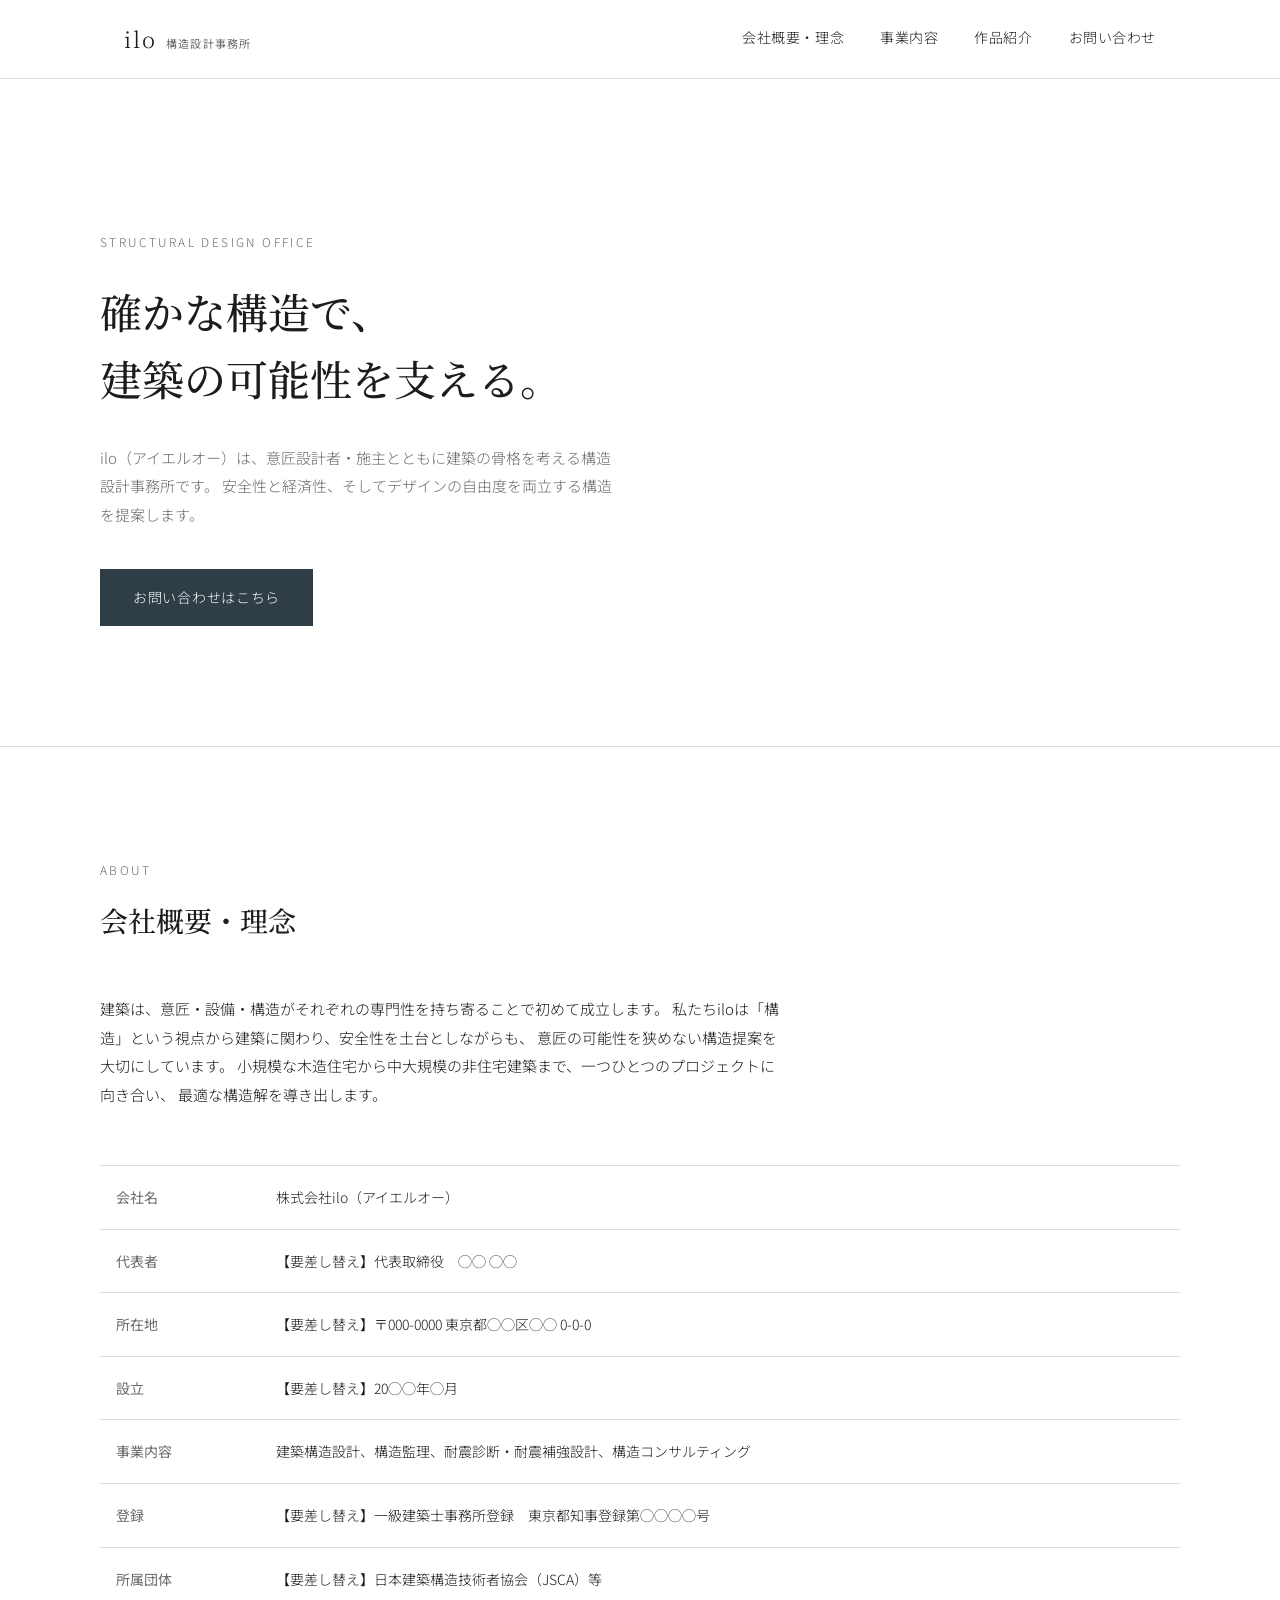
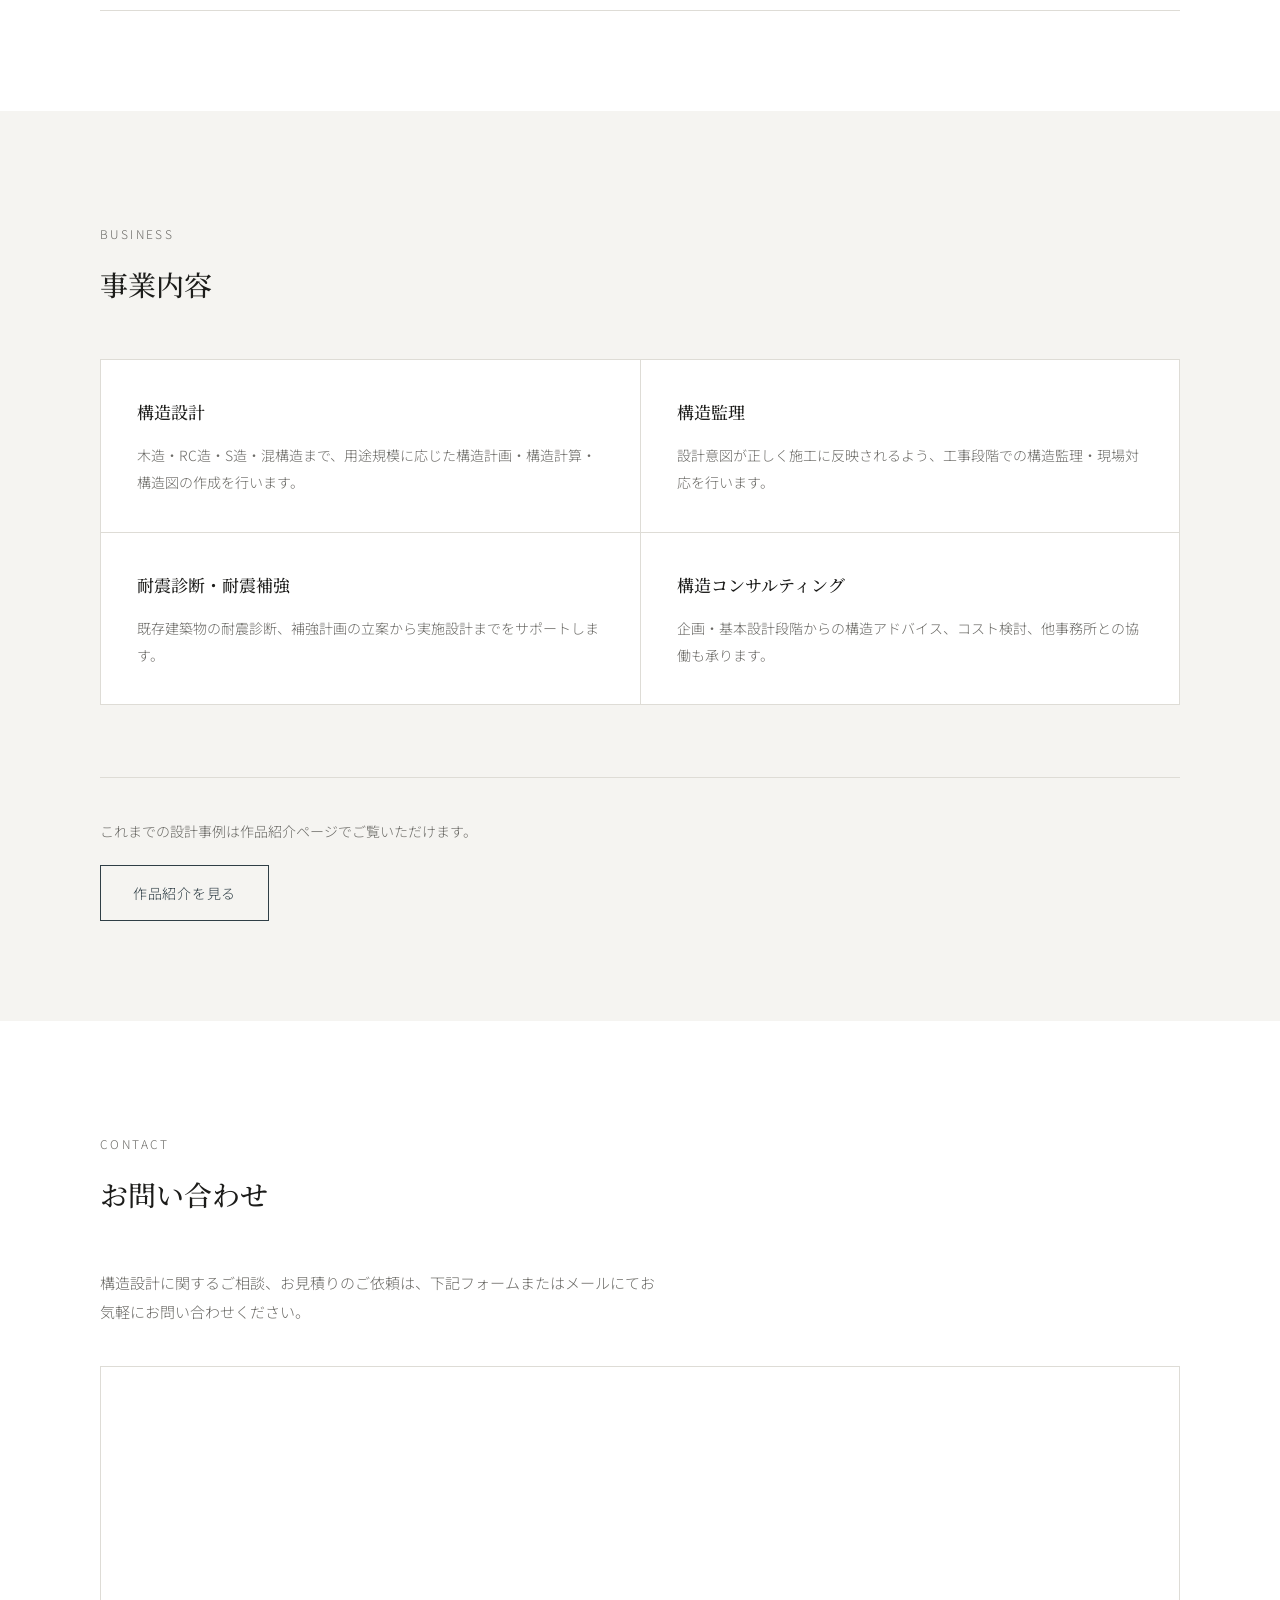
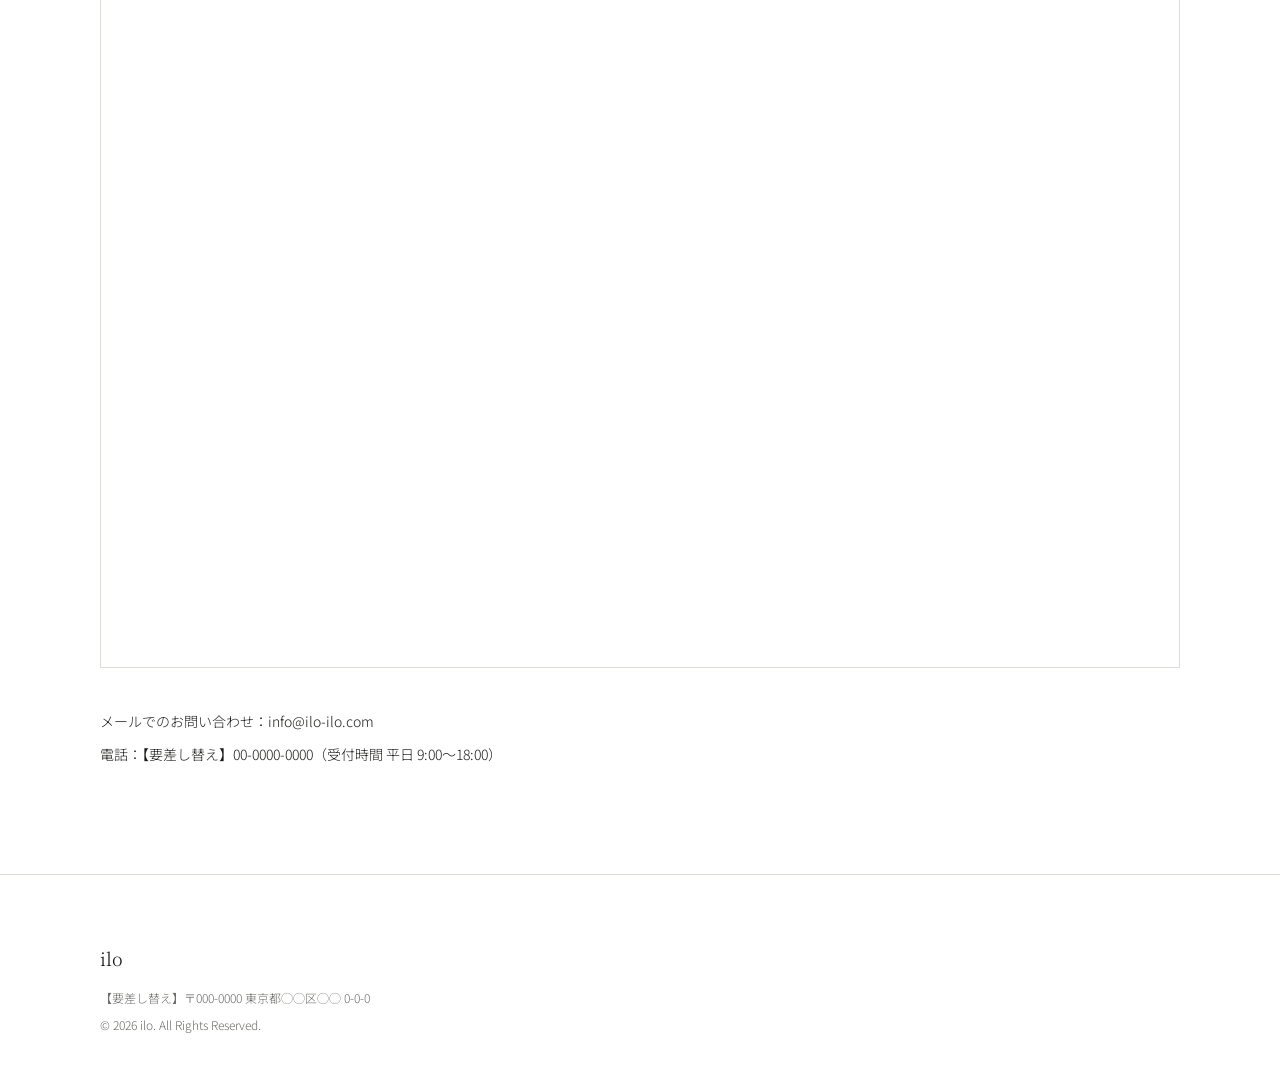
<file: index.html>
<!DOCTYPE html>
<html lang="ja">
<head>
<meta charset="UTF-8">
<meta name="viewport" content="width=device-width, initial-scale=1.0">
<title>ilo | 構造設計事務所</title>
<meta name="description" content="ilo（アイエルオー）は建築の構造設計を専門とする設計事務所です。安全性と意匠性を両立する構造設計を通じて、建築を支えます。">
<link rel="preconnect" href="https://fonts.googleapis.com">
<link rel="preconnect" href="https://fonts.gstatic.com" crossorigin>
<link href="https://fonts.googleapis.com/css2?family=Noto+Serif+JP:wght@400;500;600&family=Noto+Sans+JP:wght@300;400;500;700&display=swap" rel="stylesheet">
<link rel="stylesheet" href="style.css">
</head>
<body>

<header class="site-header">
  <div class="header-inner">
    <a href="#top" class="logo">ilo<span class="logo-sub">構造設計事務所</span></a>
    <button class="nav-toggle" id="navToggle" aria-label="メニューを開く" aria-expanded="false">
      <span></span><span></span><span></span>
    </button>
    <nav class="site-nav" id="siteNav">
      <a href="#about">会社概要・理念</a>
      <a href="#business">事業内容</a>
      <a href="works.html">作品紹介</a>
      <a href="#contact">お問い合わせ</a>
    </nav>
  </div>
</header>

<main id="top">

  <section class="hero">
    <div class="hero-inner">
      <p class="hero-eyebrow">STRUCTURAL DESIGN OFFICE</p>
      <h1>確かな構造で、<br>建築の可能性を支える。</h1>
      <p class="hero-lead">
        ilo（アイエルオー）は、意匠設計者・施主とともに建築の骨格を考える構造設計事務所です。
        安全性と経済性、そしてデザインの自由度を両立する構造を提案します。
      </p>
      <a class="btn btn-primary" href="#contact">お問い合わせはこちら</a>
    </div>
  </section>

  <section id="about" class="section">
    <div class="section-inner">
      <p class="section-eyebrow">ABOUT</p>
      <h2 class="section-title">会社概要・理念</h2>

      <div class="philosophy">
        <p>
          <!-- 【要差し替え】会社の理念・想いをここに記載してください -->
          建築は、意匠・設備・構造がそれぞれの専門性を持ち寄ることで初めて成立します。
          私たちiloは「構造」という視点から建築に関わり、安全性を土台としながらも、
          意匠の可能性を狭めない構造提案を大切にしています。
          小規模な木造住宅から中大規模の非住宅建築まで、一つひとつのプロジェクトに向き合い、
          最適な構造解を導き出します。
        </p>
      </div>

      <div class="company-table-wrap">
        <table class="company-table">
          <tbody>
            <tr><th>会社名</th><td>株式会社ilo（アイエルオー）<!-- 【要差し替え】正式名称 --></td></tr>
            <tr><th>代表者</th><td>【要差し替え】代表取締役　◯◯ ◯◯</td></tr>
            <tr><th>所在地</th><td>【要差し替え】〒000-0000 東京都◯◯区◯◯ 0-0-0</td></tr>
            <tr><th>設立</th><td>【要差し替え】20◯◯年◯月</td></tr>
            <tr><th>事業内容</th><td>建築構造設計、構造監理、耐震診断・耐震補強設計、構造コンサルティング</td></tr>
            <tr><th>登録</th><td>【要差し替え】一級建築士事務所登録　東京都知事登録第◯◯◯◯号</td></tr>
            <tr><th>所属団体</th><td>【要差し替え】日本建築構造技術者協会（JSCA）等</td></tr>
          </tbody>
        </table>
      </div>
    </div>
  </section>

  <section id="business" class="section section-alt">
    <div class="section-inner">
      <p class="section-eyebrow">BUSINESS</p>
      <h2 class="section-title">事業内容</h2>

      <div class="service-grid">
        <div class="service-card">
          <h3>構造設計</h3>
          <p>木造・RC造・S造・混構造まで、用途規模に応じた構造計画・構造計算・構造図の作成を行います。</p>
        </div>
        <div class="service-card">
          <h3>構造監理</h3>
          <p>設計意図が正しく施工に反映されるよう、工事段階での構造監理・現場対応を行います。</p>
        </div>
        <div class="service-card">
          <h3>耐震診断・耐震補強</h3>
          <p>既存建築物の耐震診断、補強計画の立案から実施設計までをサポートします。</p>
        </div>
        <div class="service-card">
          <h3>構造コンサルティング</h3>
          <p>企画・基本設計段階からの構造アドバイス、コスト検討、他事務所との協働も承ります。</p>
        </div>
      </div>

      <div class="works-cta">
        <p>これまでの設計事例は作品紹介ページでご覧いただけます。</p>
        <a class="btn btn-outline" href="works.html">作品紹介を見る</a>
      </div>
    </div>
  </section>

  <section id="contact" class="section">
    <div class="section-inner">
      <p class="section-eyebrow">CONTACT</p>
      <h2 class="section-title">お問い合わせ</h2>
      <p class="contact-lead">
        構造設計に関するご相談、お見積りのご依頼は、下記フォームまたはメールにてお気軽にお問い合わせください。
      </p>

      <!--
        【要差し替え】お問い合わせフォームについて
        GitHub Pagesは静的サイトのため、フォーム送信の処理は外部サービスを利用します。
        下記はGoogleフォームを埋め込む場合の例です。
        Googleフォームを作成後、共有 →「埋め込む」からiframeのURLを取得し、src属性を差し替えてください。
        Formspree（https://formspree.io）を使う場合は action にFormspreeのエンドポイントを指定してください。
      -->
      <div class="contact-form-wrap">
        <iframe
          src="https://docs.google.com/forms/d/e/【要差し替え：GoogleフォームのフォームID】/viewform?embedded=true"
          width="100%" height="900" frameborder="0" marginheight="0" marginwidth="0">
          読み込んでいます…
        </iframe>
      </div>

      <div class="contact-alt">
        <p>メールでのお問い合わせ：<a href="mailto:info@ilo-ilo.com">info@ilo-ilo.com</a><!-- 【要差し替え】実際の連絡先メールアドレス --></p>
        <p>電話：【要差し替え】00-0000-0000（受付時間 平日 9:00〜18:00）</p>
      </div>
    </div>
  </section>

</main>

<footer class="site-footer">
  <div class="footer-inner">
    <p class="footer-logo">ilo</p>
    <p class="footer-address">【要差し替え】〒000-0000 東京都◯◯区◯◯ 0-0-0</p>
    <p class="footer-copy">&copy; <span id="year"></span> ilo. All Rights Reserved.</p>
  </div>
</footer>

<script src="script.js"></script>
</body>
</html>
</file>
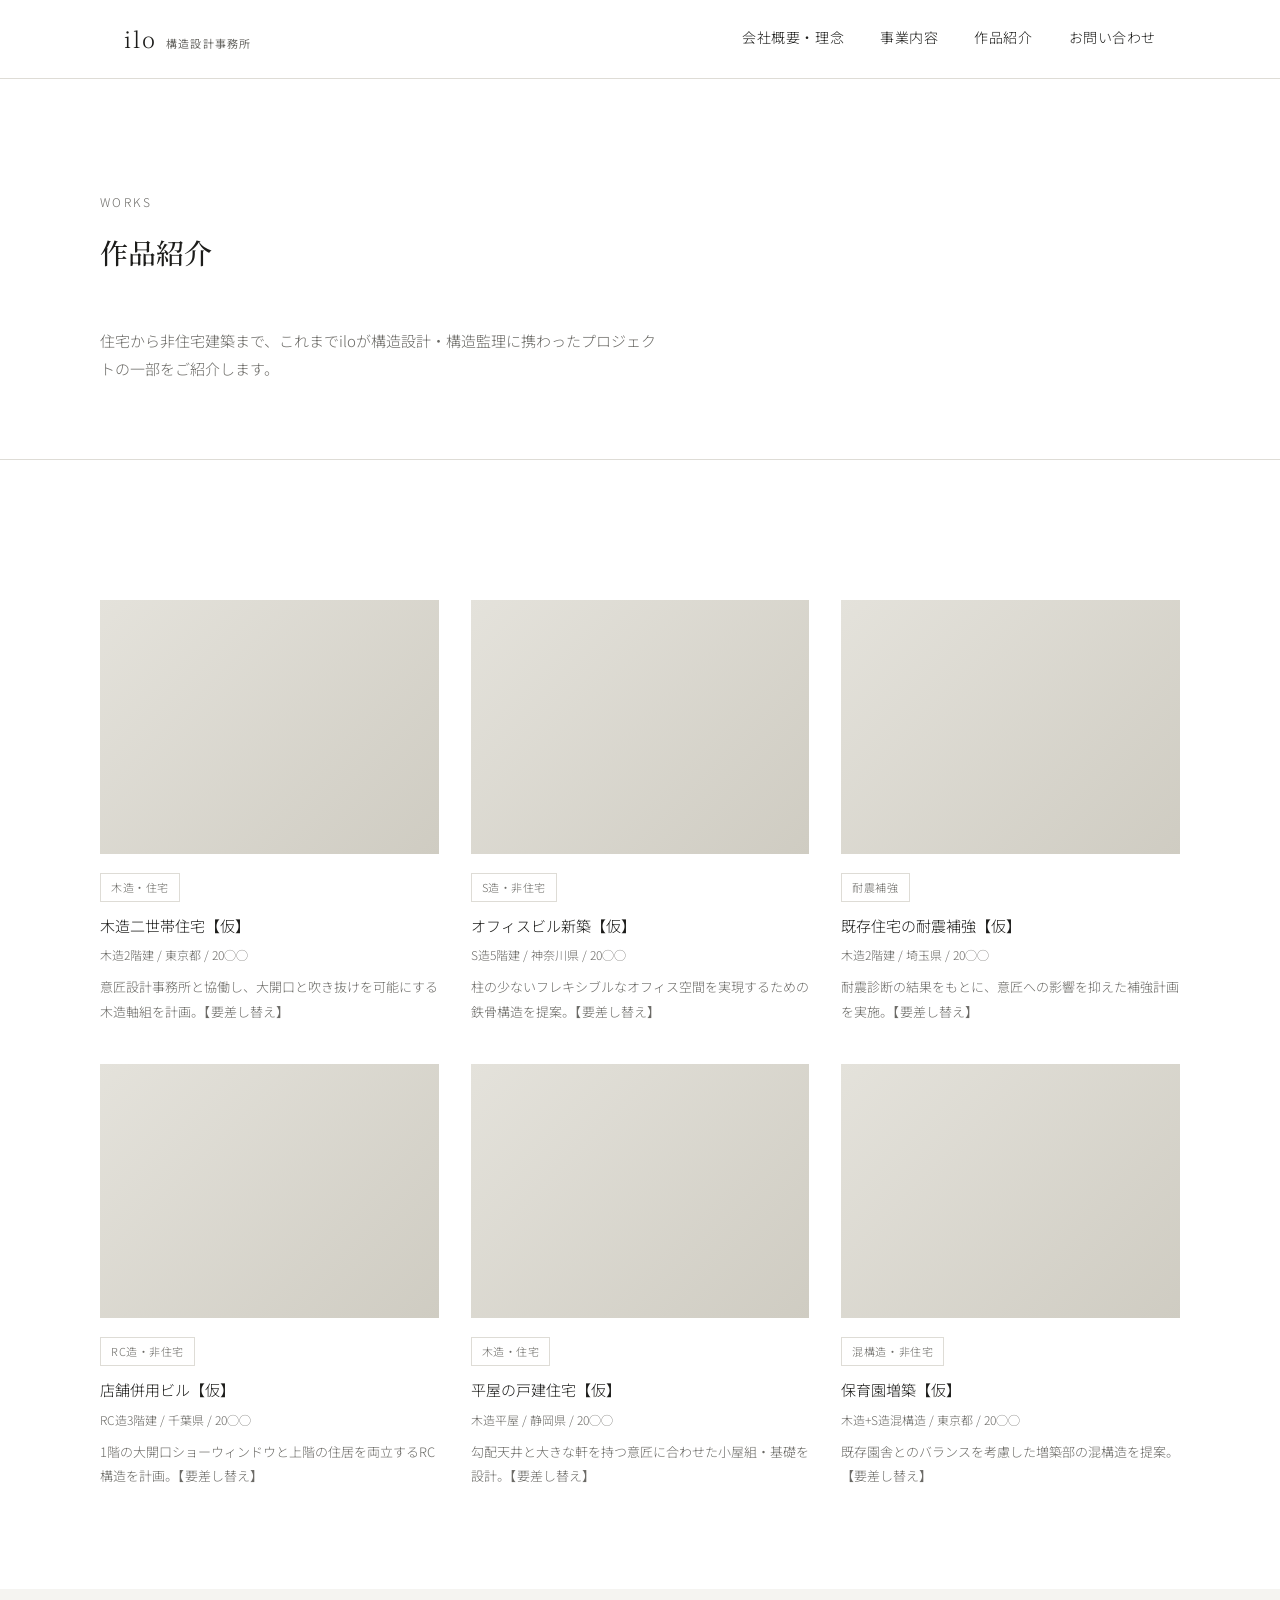
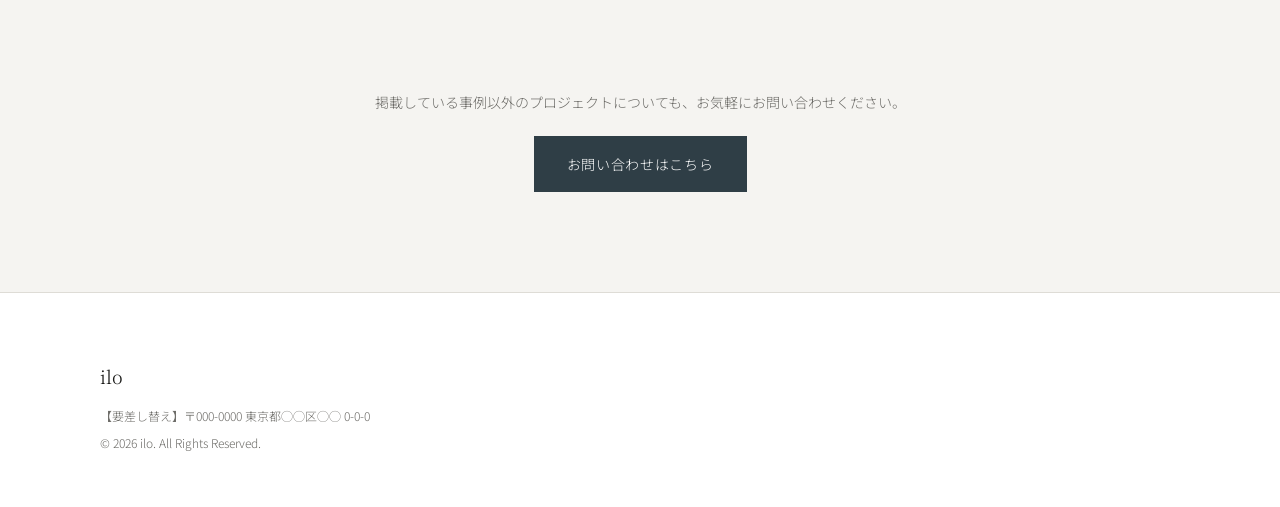
<file: works.html>
<!DOCTYPE html>
<html lang="ja">
<head>
<meta charset="UTF-8">
<meta name="viewport" content="width=device-width, initial-scale=1.0">
<title>作品紹介 | ilo 構造設計事務所</title>
<meta name="description" content="ilo（アイエルオー）が構造設計・構造監理・耐震補強を手がけた建築作品の紹介ページです。">
<link rel="preconnect" href="https://fonts.googleapis.com">
<link rel="preconnect" href="https://fonts.gstatic.com" crossorigin>
<link href="https://fonts.googleapis.com/css2?family=Noto+Serif+JP:wght@400;500;600&family=Noto+Sans+JP:wght@300;400;500;700&display=swap" rel="stylesheet">
<link rel="stylesheet" href="style.css">
</head>
<body>

<header class="site-header">
  <div class="header-inner">
    <a href="index.html" class="logo">ilo<span class="logo-sub">構造設計事務所</span></a>
    <button class="nav-toggle" id="navToggle" aria-label="メニューを開く" aria-expanded="false">
      <span></span><span></span><span></span>
    </button>
    <nav class="site-nav" id="siteNav">
      <a href="index.html#about">会社概要・理念</a>
      <a href="index.html#business">事業内容</a>
      <a href="works.html">作品紹介</a>
      <a href="index.html#contact">お問い合わせ</a>
    </nav>
  </div>
</header>

<main>

  <section class="page-hero">
    <div class="page-hero-inner">
      <p class="section-eyebrow">WORKS</p>
      <h1 class="section-title">作品紹介</h1>
      <p class="page-hero-lead">
        住宅から非住宅建築まで、これまでiloが構造設計・構造監理に携わったプロジェクトの一部をご紹介します。
      </p>
    </div>
  </section>

  <section class="section">
    <div class="section-inner">
      <p class="works-filter-note"><!-- 【要差し替え】実際のプロジェクト事例・写真に差し替えてください --></p>

      <div class="works-grid-full">
        <div class="work-card work-card-full">
          <div class="work-thumb" aria-hidden="true"></div>
          <span class="work-tag">木造・住宅</span>
          <p class="work-title">木造二世帯住宅【仮】</p>
          <p class="work-meta">木造2階建 / 東京都 / 20◯◯</p>
          <p class="work-desc">意匠設計事務所と協働し、大開口と吹き抜けを可能にする木造軸組を計画。【要差し替え】</p>
        </div>
        <div class="work-card work-card-full">
          <div class="work-thumb" aria-hidden="true"></div>
          <span class="work-tag">S造・非住宅</span>
          <p class="work-title">オフィスビル新築【仮】</p>
          <p class="work-meta">S造5階建 / 神奈川県 / 20◯◯</p>
          <p class="work-desc">柱の少ないフレキシブルなオフィス空間を実現するための鉄骨構造を提案。【要差し替え】</p>
        </div>
        <div class="work-card work-card-full">
          <div class="work-thumb" aria-hidden="true"></div>
          <span class="work-tag">耐震補強</span>
          <p class="work-title">既存住宅の耐震補強【仮】</p>
          <p class="work-meta">木造2階建 / 埼玉県 / 20◯◯</p>
          <p class="work-desc">耐震診断の結果をもとに、意匠への影響を抑えた補強計画を実施。【要差し替え】</p>
        </div>
        <div class="work-card work-card-full">
          <div class="work-thumb" aria-hidden="true"></div>
          <span class="work-tag">RC造・非住宅</span>
          <p class="work-title">店舗併用ビル【仮】</p>
          <p class="work-meta">RC造3階建 / 千葉県 / 20◯◯</p>
          <p class="work-desc">1階の大開口ショーウィンドウと上階の住居を両立するRC構造を計画。【要差し替え】</p>
        </div>
        <div class="work-card work-card-full">
          <div class="work-thumb" aria-hidden="true"></div>
          <span class="work-tag">木造・住宅</span>
          <p class="work-title">平屋の戸建住宅【仮】</p>
          <p class="work-meta">木造平屋 / 静岡県 / 20◯◯</p>
          <p class="work-desc">勾配天井と大きな軒を持つ意匠に合わせた小屋組・基礎を設計。【要差し替え】</p>
        </div>
        <div class="work-card work-card-full">
          <div class="work-thumb" aria-hidden="true"></div>
          <span class="work-tag">混構造・非住宅</span>
          <p class="work-title">保育園増築【仮】</p>
          <p class="work-meta">木造+S造混構造 / 東京都 / 20◯◯</p>
          <p class="work-desc">既存園舎とのバランスを考慮した増築部の混構造を提案。【要差し替え】</p>
        </div>
      </div>
    </div>
  </section>

  <section class="section section-alt">
    <div class="section-inner works-cta" style="margin-top:0; padding-top:0; border-top:none; text-align:center;">
      <p>掲載している事例以外のプロジェクトについても、お気軽にお問い合わせください。</p>
      <a class="btn btn-primary" href="index.html#contact">お問い合わせはこちら</a>
    </div>
  </section>

</main>

<footer class="site-footer">
  <div class="footer-inner">
    <p class="footer-logo">ilo</p>
    <p class="footer-address">【要差し替え】〒000-0000 東京都◯◯区◯◯ 0-0-0</p>
    <p class="footer-copy">&copy; <span id="year"></span> ilo. All Rights Reserved.</p>
  </div>
</footer>

<script src="script.js"></script>
</body>
</html>
</file>
<file: style.css>
:root {
  --color-bg: #ffffff;
  --color-bg-alt: #f5f4f1;
  --color-text: #1c1c1a;
  --color-text-muted: #6b6a66;
  --color-accent: #2f3e46;
  --color-line: #dedcd6;
  --font-serif: 'Noto Serif JP', serif;
  --font-sans: 'Noto Sans JP', sans-serif;
  --max-width: 1080px;
}

* { box-sizing: border-box; }

html { scroll-behavior: smooth; }

body {
  margin: 0;
  font-family: var(--font-sans);
  color: var(--color-text);
  background: var(--color-bg);
  line-height: 1.9;
  font-weight: 300;
  -webkit-font-smoothing: antialiased;
}

a { color: inherit; text-decoration: none; }

h1, h2, h3 {
  font-family: var(--font-serif);
  font-weight: 500;
  margin: 0;
}

img { max-width: 100%; display: block; }

/* Header */
.site-header {
  position: sticky;
  top: 0;
  background: rgba(255,255,255,0.92);
  backdrop-filter: blur(6px);
  border-bottom: 1px solid var(--color-line);
  z-index: 100;
}

.header-inner {
  max-width: var(--max-width);
  margin: 0 auto;
  padding: 18px 24px;
  display: flex;
  align-items: center;
  justify-content: space-between;
}

.logo {
  font-family: var(--font-serif);
  font-size: 22px;
  letter-spacing: 0.08em;
  display: flex;
  align-items: baseline;
  gap: 10px;
}

.logo-sub {
  font-family: var(--font-sans);
  font-size: 11px;
  font-weight: 400;
  color: var(--color-text-muted);
  letter-spacing: 0.1em;
}

.site-nav {
  display: flex;
  gap: 36px;
}

.site-nav a {
  font-size: 14px;
  letter-spacing: 0.04em;
  position: relative;
  padding-bottom: 4px;
}

.site-nav a::after {
  content: '';
  position: absolute;
  left: 0; bottom: 0;
  width: 0%;
  height: 1px;
  background: var(--color-accent);
  transition: width 0.25s ease;
}

.site-nav a:hover::after { width: 100%; }

.nav-toggle {
  display: none;
  flex-direction: column;
  gap: 5px;
  background: none;
  border: none;
  cursor: pointer;
  padding: 8px;
}

.nav-toggle span {
  width: 22px;
  height: 1px;
  background: var(--color-text);
  display: block;
}

/* Hero */
.hero {
  padding: 140px 24px 120px;
  border-bottom: 1px solid var(--color-line);
}

.hero-inner {
  max-width: var(--max-width);
  margin: 0 auto;
}

.hero-eyebrow {
  font-size: 12px;
  letter-spacing: 0.2em;
  color: var(--color-text-muted);
  margin-bottom: 24px;
}

.hero h1 {
  font-size: 42px;
  line-height: 1.6;
  margin-bottom: 32px;
  max-width: 640px;
}

.hero-lead {
  max-width: 520px;
  color: var(--color-text-muted);
  font-size: 15px;
  margin-bottom: 40px;
}

.btn {
  display: inline-block;
  padding: 14px 32px;
  font-size: 14px;
  letter-spacing: 0.05em;
  border: 1px solid var(--color-accent);
  transition: background 0.2s ease, color 0.2s ease;
}

.btn-primary {
  background: var(--color-accent);
  color: #fff;
}

.btn-primary:hover {
  background: transparent;
  color: var(--color-accent);
}

.btn-outline {
  background: transparent;
  color: var(--color-accent);
}

.btn-outline:hover {
  background: var(--color-accent);
  color: #fff;
}

/* Sections */
.section {
  padding: 100px 24px;
}

.section-alt {
  background: var(--color-bg-alt);
}

.section-inner {
  max-width: var(--max-width);
  margin: 0 auto;
}

.section-eyebrow {
  font-size: 12px;
  letter-spacing: 0.2em;
  color: var(--color-text-muted);
  margin-bottom: 12px;
}

.section-title {
  font-size: 28px;
  margin-bottom: 48px;
}

.philosophy p {
  max-width: 680px;
  font-size: 15px;
  color: var(--color-text);
  margin-bottom: 56px;
}

.company-table-wrap {
  border-top: 1px solid var(--color-line);
}

.company-table {
  width: 100%;
  border-collapse: collapse;
  font-size: 14px;
}

.company-table th, .company-table td {
  text-align: left;
  padding: 18px 16px;
  border-bottom: 1px solid var(--color-line);
  vertical-align: top;
}

.company-table th {
  width: 160px;
  color: var(--color-text-muted);
  font-weight: 400;
}

/* Services */
.service-grid {
  display: grid;
  grid-template-columns: repeat(2, 1fr);
  gap: 1px;
  background: var(--color-line);
  border: 1px solid var(--color-line);
  margin-bottom: 72px;
}

.service-card {
  background: #fff;
  padding: 36px;
}

.service-card h3 {
  font-size: 17px;
  margin-bottom: 14px;
}

.service-card p {
  font-size: 14px;
  color: var(--color-text-muted);
  margin: 0;
}

.works-heading {
  font-size: 20px;
  margin-bottom: 8px;
}

.works-note {
  font-size: 13px;
  color: var(--color-text-muted);
  margin-bottom: 32px;
}

.works-cta {
  margin-top: 56px;
  padding-top: 40px;
  border-top: 1px solid var(--color-line);
}

.works-cta p {
  font-size: 14px;
  color: var(--color-text-muted);
  margin: 0 0 20px;
}

.works-grid {
  display: grid;
  grid-template-columns: repeat(3, 1fr);
  gap: 32px;
}

/* Works page */
.page-hero {
  padding: 100px 24px 60px;
  border-bottom: 1px solid var(--color-line);
}

.page-hero-inner {
  max-width: var(--max-width);
  margin: 0 auto;
}

.page-hero-lead {
  max-width: 560px;
  color: var(--color-text-muted);
  font-size: 15px;
  margin-top: 20px;
}

.works-filter-note {
  font-size: 13px;
  color: var(--color-text-muted);
  margin-bottom: 40px;
}

.works-grid-full {
  display: grid;
  grid-template-columns: repeat(3, 1fr);
  gap: 40px 32px;
}

.work-card-full .work-thumb {
  aspect-ratio: 4 / 3;
}

.work-tag {
  display: inline-block;
  font-size: 11px;
  letter-spacing: 0.05em;
  color: var(--color-text-muted);
  border: 1px solid var(--color-line);
  padding: 3px 10px;
  margin-bottom: 10px;
}

.work-desc {
  font-size: 13px;
  color: var(--color-text-muted);
  margin: 8px 0 0;
}

.work-thumb {
  width: 100%;
  aspect-ratio: 4 / 3;
  background: linear-gradient(135deg, #e4e2db, #cfccc2);
  margin-bottom: 16px;
}

.work-title {
  font-size: 15px;
  margin: 0 0 4px;
}

.work-meta {
  font-size: 12px;
  color: var(--color-text-muted);
  margin: 0;
}

/* Contact */
.contact-lead {
  max-width: 560px;
  font-size: 15px;
  color: var(--color-text-muted);
  margin-bottom: 40px;
}

.contact-form-wrap {
  border: 1px solid var(--color-line);
  margin-bottom: 40px;
}

.contact-form-wrap iframe {
  display: block;
}

.contact-alt p {
  font-size: 14px;
  margin: 6px 0;
}

/* Footer */
.site-footer {
  border-top: 1px solid var(--color-line);
  padding: 48px 24px;
}

.footer-inner {
  max-width: var(--max-width);
  margin: 0 auto;
}

.footer-logo {
  font-family: var(--font-serif);
  font-size: 18px;
  margin-bottom: 12px;
}

.footer-address, .footer-copy {
  font-size: 12px;
  color: var(--color-text-muted);
  margin: 4px 0;
}

/* Responsive */
@media (max-width: 860px) {
  .service-grid { grid-template-columns: 1fr; }
  .works-grid { grid-template-columns: 1fr 1fr; }
  .works-grid-full { grid-template-columns: 1fr 1fr; }
}

@media (max-width: 640px) {
  .nav-toggle { display: flex; }

  .site-nav {
    position: absolute;
    top: 100%;
    left: 0;
    right: 0;
    background: #fff;
    flex-direction: column;
    gap: 0;
    border-bottom: 1px solid var(--color-line);
    max-height: 0;
    overflow: hidden;
    transition: max-height 0.25s ease;
  }

  .site-nav.open {
    max-height: 300px;
  }

  .site-nav a {
    padding: 16px 24px;
    border-top: 1px solid var(--color-line);
  }

  .hero { padding: 100px 20px 80px; }
  .hero h1 { font-size: 30px; }
  .section { padding: 64px 20px; }
  .works-grid { grid-template-columns: 1fr; }
  .works-grid-full { grid-template-columns: 1fr; }
  .company-table th { width: 110px; }
  .page-hero { padding: 80px 20px 48px; }
}
</file>
